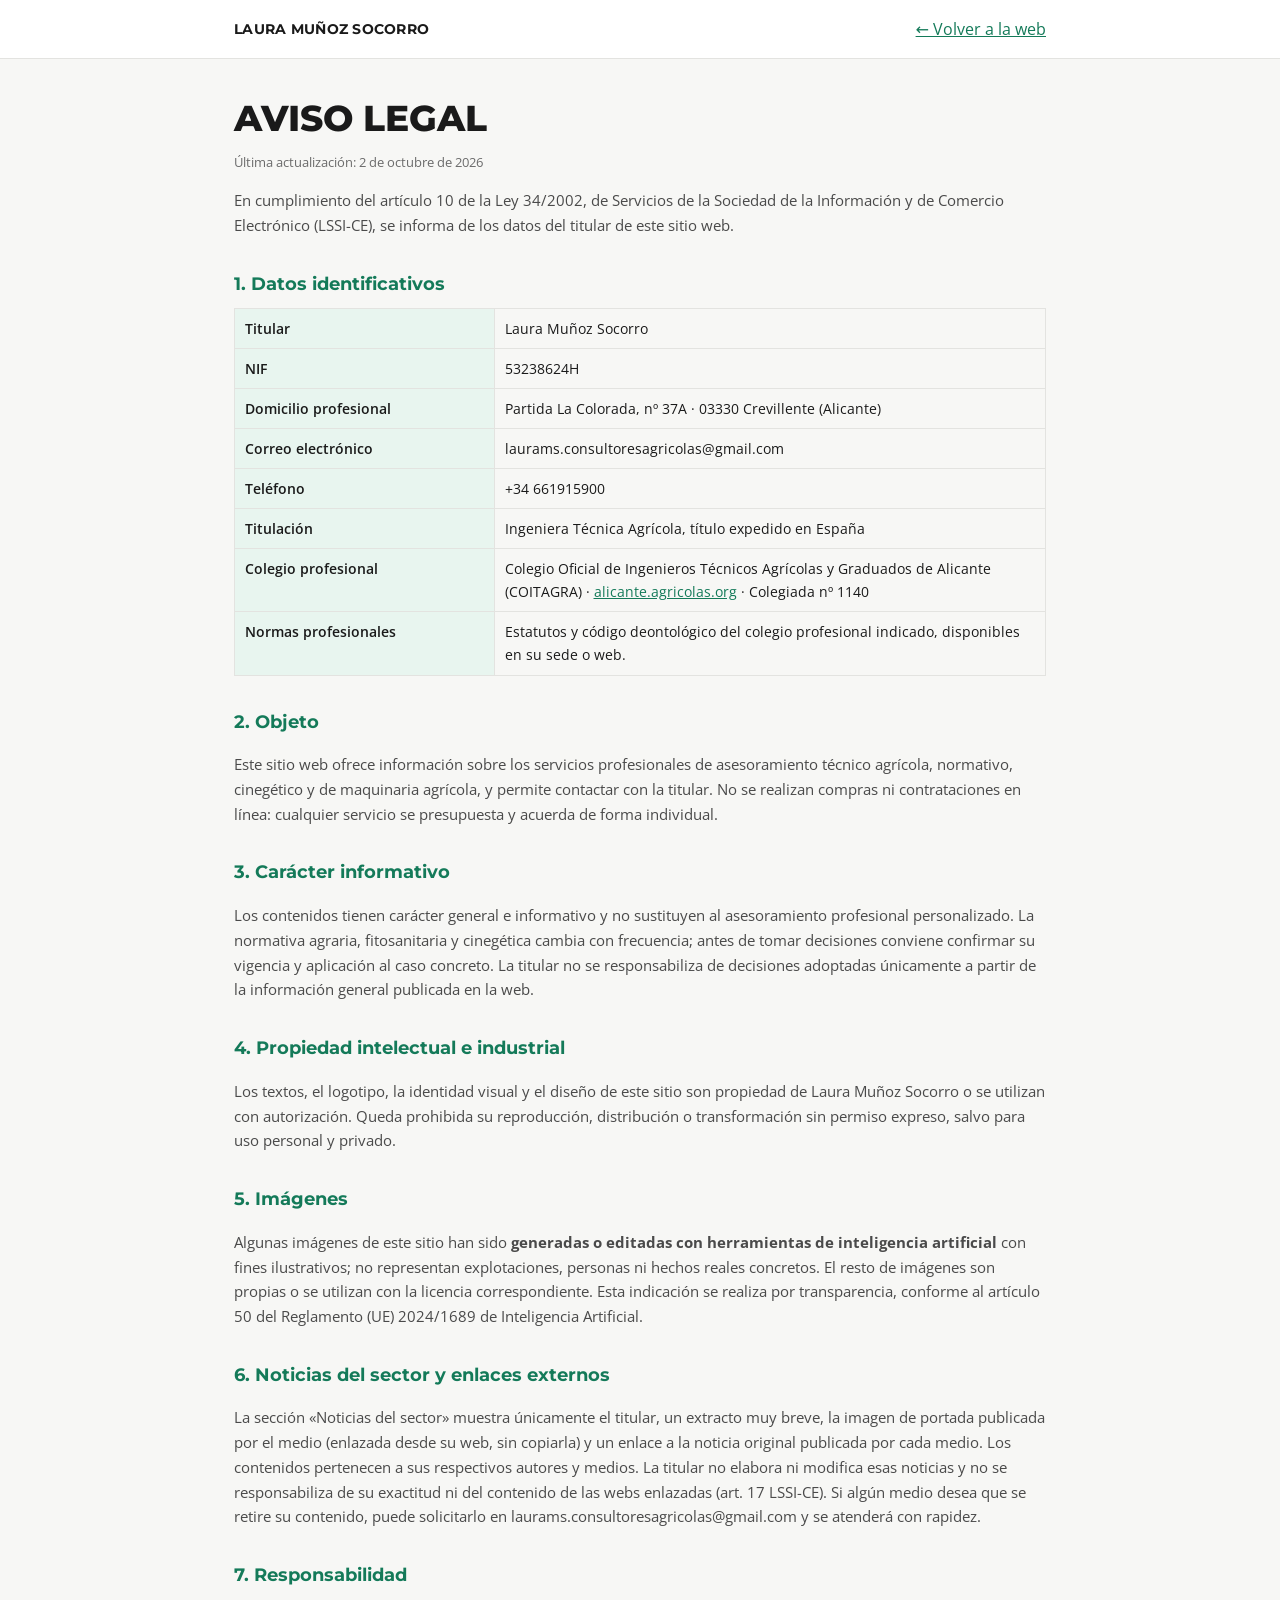
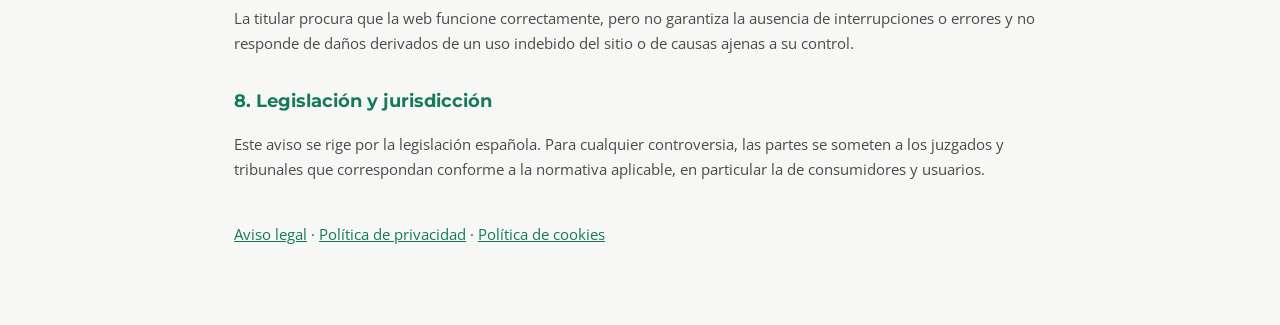
<file: aviso-legal.html>
<!doctype html><html lang="es"><head><meta charset="utf-8"><meta name="viewport" content="width=device-width,initial-scale=1"><title>Aviso legal · Laura Muñoz Socorro</title><style>
:root{--g:#1FA67A;--gd:#147A59;--ink:#1A1A1A;--mut:#4A4A4A;--line:#E3E3E0}
*{box-sizing:border-box}body{margin:0;font-family:'Open Sans',system-ui,sans-serif;color:var(--ink);background:#F7F7F5;line-height:1.65}
a{color:var(--gd)}a:hover{color:var(--g)}
.top{background:#fff;border-bottom:1px solid var(--line)}.top .w{display:flex;justify-content:space-between;align-items:center;gap:16px;padding:16px 24px;max-width:860px;margin:0 auto}
.top b{font-family:Montserrat,system-ui,sans-serif;text-transform:uppercase;font-size:14px;letter-spacing:.02em}
main{max-width:860px;margin:0 auto;padding:40px 24px 64px}
h1{font-family:Montserrat,system-ui,sans-serif;font-weight:800;text-transform:uppercase;font-size:clamp(26px,4vw,36px);line-height:1.1;margin:0 0 6px}
h2{font-family:Montserrat,system-ui,sans-serif;font-weight:700;font-size:18px;margin:32px 0 8px;color:var(--gd)}
p,li{font-size:15px;color:var(--mut)}table{width:100%;border-collapse:collapse;font-size:14px;margin:8px 0}
td,th{border:1px solid var(--line);padding:8px 10px;text-align:left;vertical-align:top}th{background:#E8F5EF;width:32%;font-weight:600;color:var(--ink)}
.upd{font-size:13px;color:#6B6B6B}.ph{background:#FFF4D6;padding:0 4px;border-radius:3px}
td{overflow-wrap:anywhere}
@media (max-width:600px){main{padding:28px 18px 48px}table,tbody,tr,th,td{display:block;width:100%!important}tr{border:1px solid var(--line);border-radius:8px;margin-bottom:10px;overflow:hidden}th,td{border:0}th{border-bottom:1px solid var(--line)}.top .w{padding:14px 18px}}
</style><link rel="stylesheet" href="./css/fuentes.css">
</head><body>
<div class="top"><div class="w"><b>Laura Muñoz Socorro</b><a href="./index.html">← Volver a la web</a></div></div>
<main><h1>Aviso legal</h1><p class="upd">Última actualización: 2 de octubre de 2026</p>
<p>En cumplimiento del artículo 10 de la Ley 34/2002, de Servicios de la Sociedad de la Información y de Comercio Electrónico (LSSI-CE), se informa de los datos del titular de este sitio web.</p>
<h2>1. Datos identificativos</h2><table>
<tr><th>Titular</th><td>Laura Muñoz Socorro</td></tr>
<tr><th>NIF</th><td>53238624H</td></tr>
<tr><th>Domicilio profesional</th><td>Partida La Colorada, nº 37A · 03330 Crevillente (Alicante)</td></tr>
<tr><th>Correo electrónico</th><td>laurams.consultoresagricolas@gmail.com</td></tr>
<tr><th>Teléfono</th><td>+34 661915900</td></tr>
<tr><th>Titulación</th><td>Ingeniera Técnica Agrícola, título expedido en España</td></tr>
<tr><th>Colegio profesional</th><td>Colegio Oficial de Ingenieros Técnicos Agrícolas y Graduados de Alicante (COITAGRA) · <a href="https://alicante.agricolas.org" target="_blank" rel="noopener">alicante.agricolas.org</a> · Colegiada nº 1140</td></tr>
<tr><th>Normas profesionales</th><td>Estatutos y código deontológico del colegio profesional indicado, disponibles en su sede o web.</td></tr>
</table>
<h2>2. Objeto</h2><p>Este sitio web ofrece información sobre los servicios profesionales de asesoramiento técnico agrícola, normativo, cinegético y de maquinaria agrícola, y permite contactar con la titular. No se realizan compras ni contrataciones en línea: cualquier servicio se presupuesta y acuerda de forma individual.</p>
<h2>3. Carácter informativo</h2><p>Los contenidos tienen carácter general e informativo y no sustituyen al asesoramiento profesional personalizado. La normativa agraria, fitosanitaria y cinegética cambia con frecuencia; antes de tomar decisiones conviene confirmar su vigencia y aplicación al caso concreto. La titular no se responsabiliza de decisiones adoptadas únicamente a partir de la información general publicada en la web.</p>
<h2>4. Propiedad intelectual e industrial</h2><p>Los textos, el logotipo, la identidad visual y el diseño de este sitio son propiedad de Laura Muñoz Socorro o se utilizan con autorización. Queda prohibida su reproducción, distribución o transformación sin permiso expreso, salvo para uso personal y privado.</p>
<h2>5. Imágenes</h2><p>Algunas imágenes de este sitio han sido <strong>generadas o editadas con herramientas de inteligencia artificial</strong> con fines ilustrativos; no representan explotaciones, personas ni hechos reales concretos. El resto de imágenes son propias o se utilizan con la licencia correspondiente. Esta indicación se realiza por transparencia, conforme al artículo 50 del Reglamento (UE) 2024/1689 de Inteligencia Artificial.</p>
<h2>6. Noticias del sector y enlaces externos</h2><p>La sección «Noticias del sector» muestra únicamente el titular, un extracto muy breve, la imagen de portada publicada por el medio (enlazada desde su web, sin copiarla) y un enlace a la noticia original publicada por cada medio. Los contenidos pertenecen a sus respectivos autores y medios. La titular no elabora ni modifica esas noticias y no se responsabiliza de su exactitud ni del contenido de las webs enlazadas (art. 17 LSSI-CE). Si algún medio desea que se retire su contenido, puede solicitarlo en laurams.consultoresagricolas@gmail.com y se atenderá con rapidez.</p>
<h2>7. Responsabilidad</h2><p>La titular procura que la web funcione correctamente, pero no garantiza la ausencia de interrupciones o errores y no responde de daños derivados de un uso indebido del sitio o de causas ajenas a su control.</p>
<h2>8. Legislación y jurisdicción</h2><p>Este aviso se rige por la legislación española. Para cualquier controversia, las partes se someten a los juzgados y tribunales que correspondan conforme a la normativa aplicable, en particular la de consumidores y usuarios.</p>
<p style="margin-top:40px"><a href="./aviso-legal.html">Aviso legal</a> · <a href="./privacidad.html">Política de privacidad</a> · <a href="./cookies.html">Política de cookies</a></p></main></body></html>
</file>
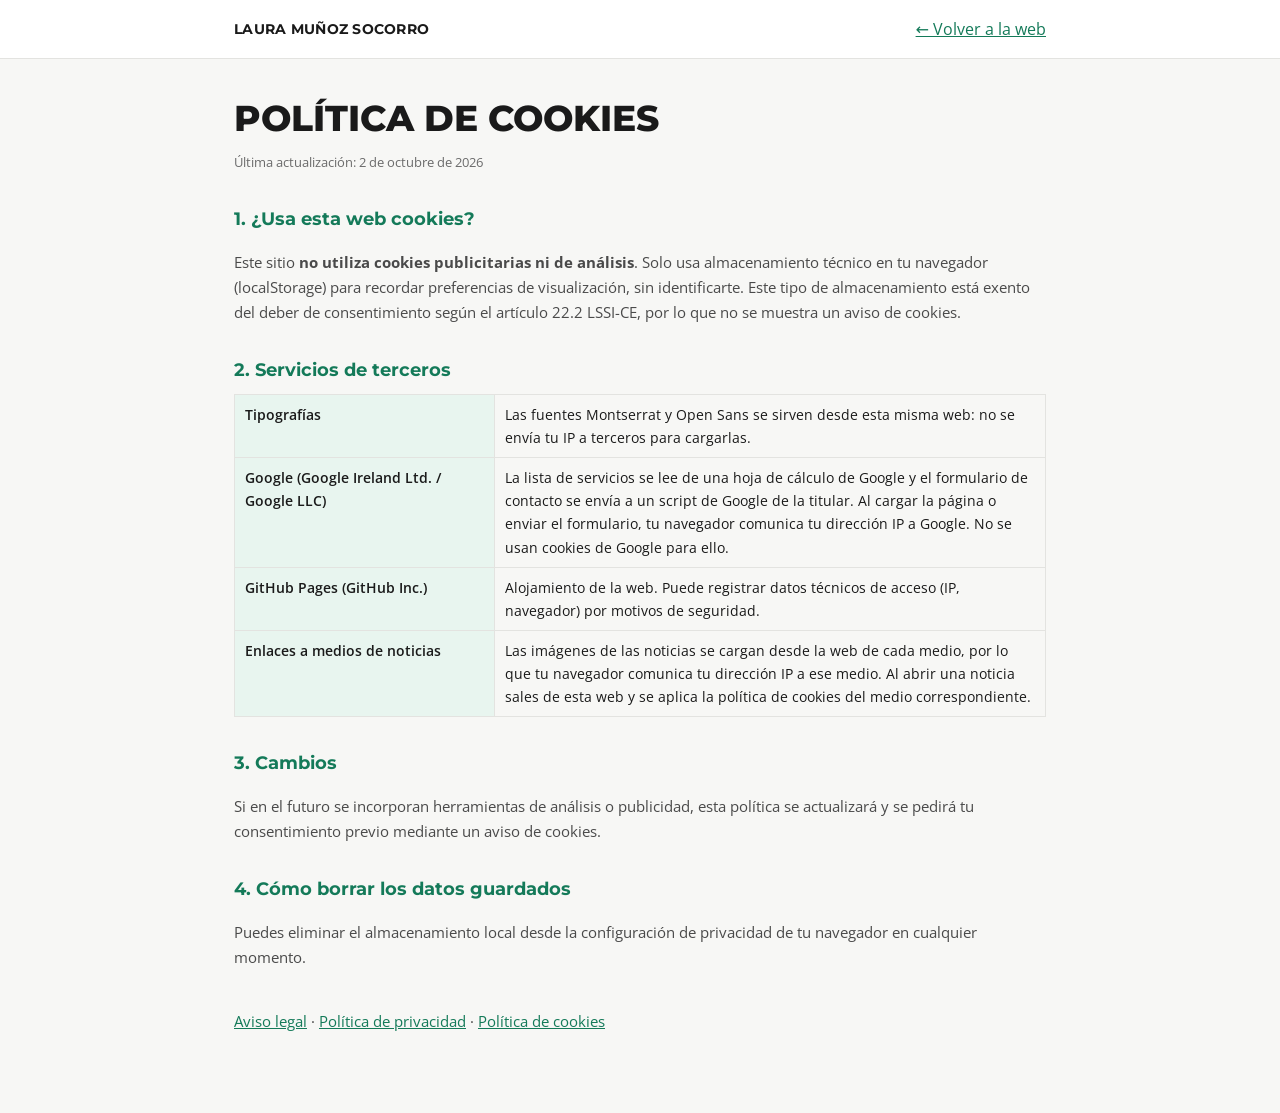
<file: cookies.html>
<!doctype html><html lang="es"><head><meta charset="utf-8"><meta name="viewport" content="width=device-width,initial-scale=1"><title>Política de cookies · Laura Muñoz Socorro</title><style>
:root{--g:#1FA67A;--gd:#147A59;--ink:#1A1A1A;--mut:#4A4A4A;--line:#E3E3E0}
*{box-sizing:border-box}body{margin:0;font-family:'Open Sans',system-ui,sans-serif;color:var(--ink);background:#F7F7F5;line-height:1.65}
a{color:var(--gd)}a:hover{color:var(--g)}
.top{background:#fff;border-bottom:1px solid var(--line)}.top .w{display:flex;justify-content:space-between;align-items:center;gap:16px;padding:16px 24px;max-width:860px;margin:0 auto}
.top b{font-family:Montserrat,system-ui,sans-serif;text-transform:uppercase;font-size:14px;letter-spacing:.02em}
main{max-width:860px;margin:0 auto;padding:40px 24px 64px}
h1{font-family:Montserrat,system-ui,sans-serif;font-weight:800;text-transform:uppercase;font-size:clamp(26px,4vw,36px);line-height:1.1;margin:0 0 6px}
h2{font-family:Montserrat,system-ui,sans-serif;font-weight:700;font-size:18px;margin:32px 0 8px;color:var(--gd)}
p,li{font-size:15px;color:var(--mut)}table{width:100%;border-collapse:collapse;font-size:14px;margin:8px 0}
td,th{border:1px solid var(--line);padding:8px 10px;text-align:left;vertical-align:top}th{background:#E8F5EF;width:32%;font-weight:600;color:var(--ink)}
.upd{font-size:13px;color:#6B6B6B}.ph{background:#FFF4D6;padding:0 4px;border-radius:3px}
td{overflow-wrap:anywhere}
@media (max-width:600px){main{padding:28px 18px 48px}table,tbody,tr,th,td{display:block;width:100%!important}tr{border:1px solid var(--line);border-radius:8px;margin-bottom:10px;overflow:hidden}th,td{border:0}th{border-bottom:1px solid var(--line)}.top .w{padding:14px 18px}}
</style><link rel="stylesheet" href="./css/fuentes.css">
</head><body>
<div class="top"><div class="w"><b>Laura Muñoz Socorro</b><a href="./index.html">← Volver a la web</a></div></div>
<main><h1>Política de cookies</h1><p class="upd">Última actualización: 2 de octubre de 2026</p>
<h2>1. ¿Usa esta web cookies?</h2><p>Este sitio <strong>no utiliza cookies publicitarias ni de análisis</strong>. Solo usa almacenamiento técnico en tu navegador (localStorage) para recordar preferencias de visualización, sin identificarte. Este tipo de almacenamiento está exento del deber de consentimiento según el artículo 22.2 LSSI-CE, por lo que no se muestra un aviso de cookies.</p>
<h2>2. Servicios de terceros</h2><table>
<tr><th>Tipografías</th><td>Las fuentes Montserrat y Open Sans se sirven desde esta misma web: no se envía tu IP a terceros para cargarlas.</td></tr>
<tr><th>Google (Google Ireland Ltd. / Google LLC)</th><td>La lista de servicios se lee de una hoja de cálculo de Google y el formulario de contacto se envía a un script de Google de la titular. Al cargar la página o enviar el formulario, tu navegador comunica tu dirección IP a Google. No se usan cookies de Google para ello.</td></tr>
<tr><th>GitHub Pages (GitHub Inc.)</th><td>Alojamiento de la web. Puede registrar datos técnicos de acceso (IP, navegador) por motivos de seguridad.</td></tr>
<tr><th>Enlaces a medios de noticias</th><td>Las imágenes de las noticias se cargan desde la web de cada medio, por lo que tu navegador comunica tu dirección IP a ese medio. Al abrir una noticia sales de esta web y se aplica la política de cookies del medio correspondiente.</td></tr>
</table>
<h2>3. Cambios</h2><p>Si en el futuro se incorporan herramientas de análisis o publicidad, esta política se actualizará y se pedirá tu consentimiento previo mediante un aviso de cookies.</p>
<h2>4. Cómo borrar los datos guardados</h2><p>Puedes eliminar el almacenamiento local desde la configuración de privacidad de tu navegador en cualquier momento.</p>
<p style="margin-top:40px"><a href="./aviso-legal.html">Aviso legal</a> · <a href="./privacidad.html">Política de privacidad</a> · <a href="./cookies.html">Política de cookies</a></p></main></body></html>
</file>
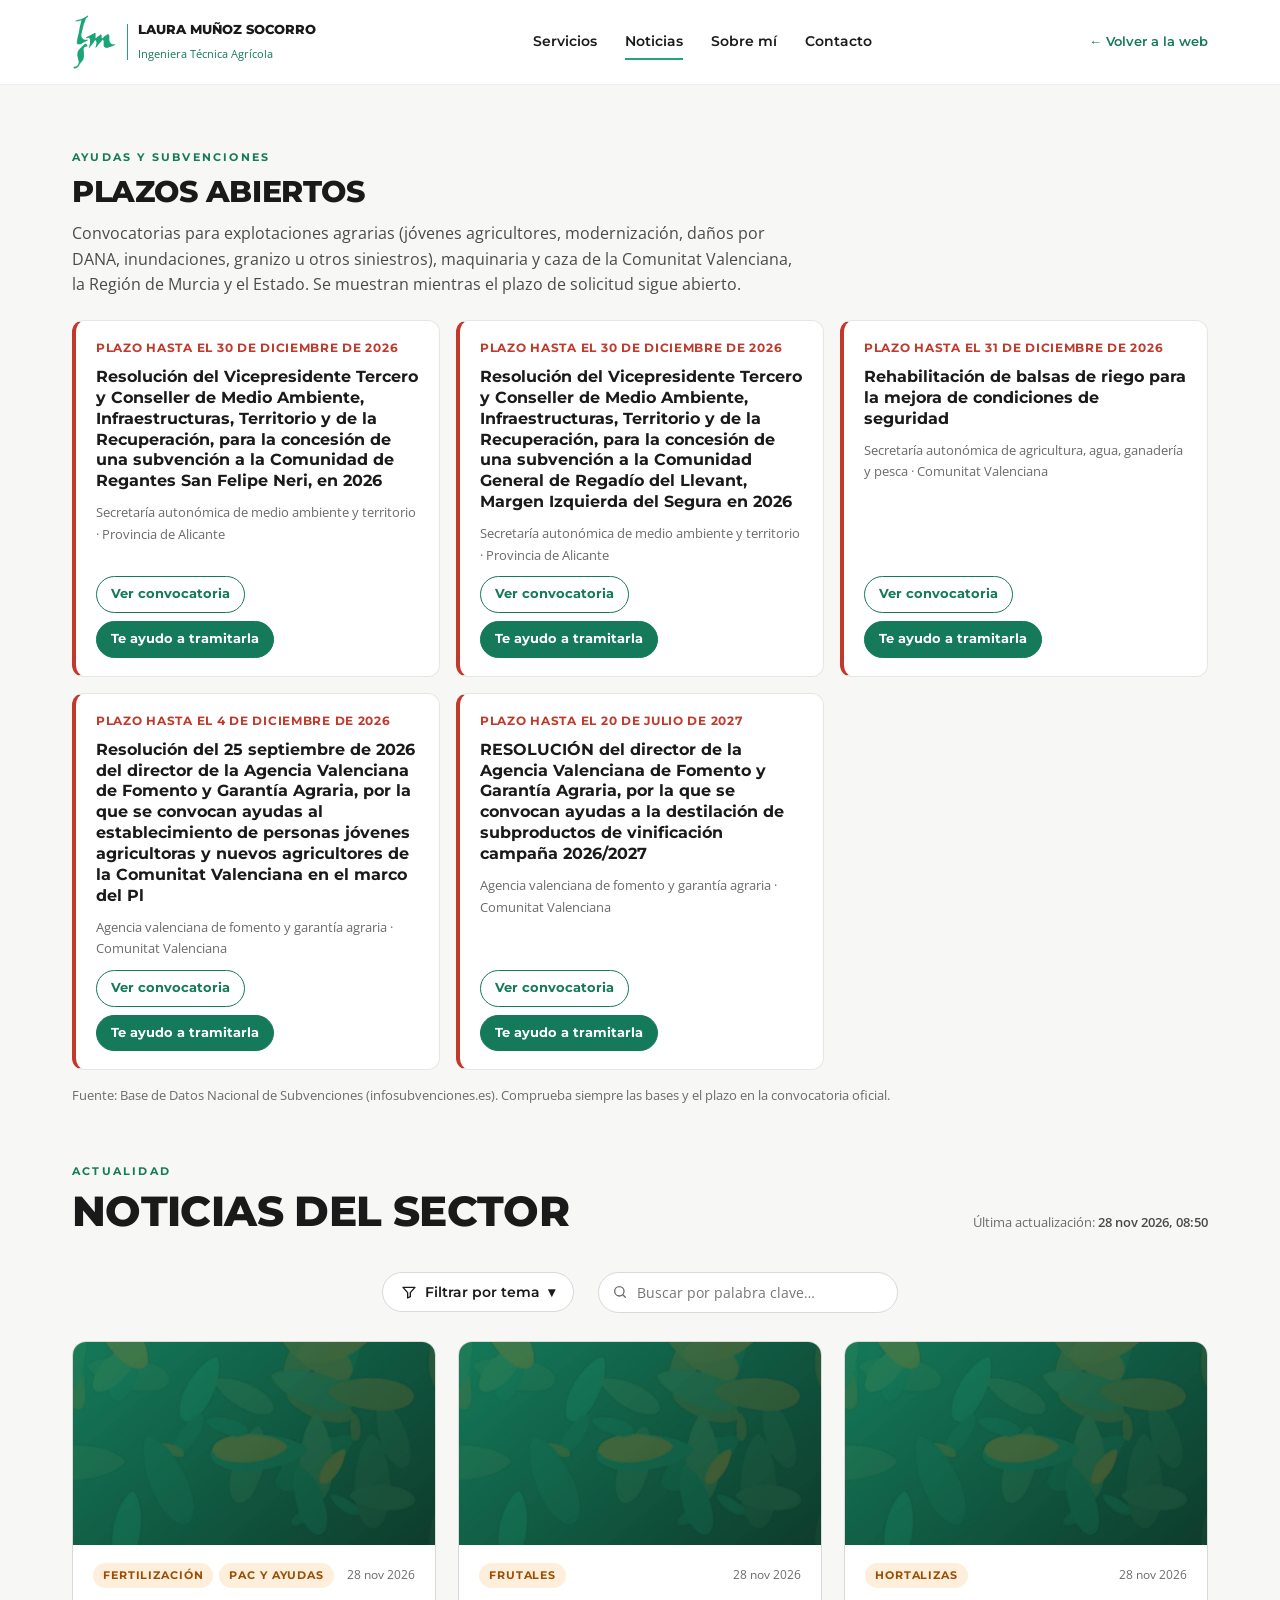
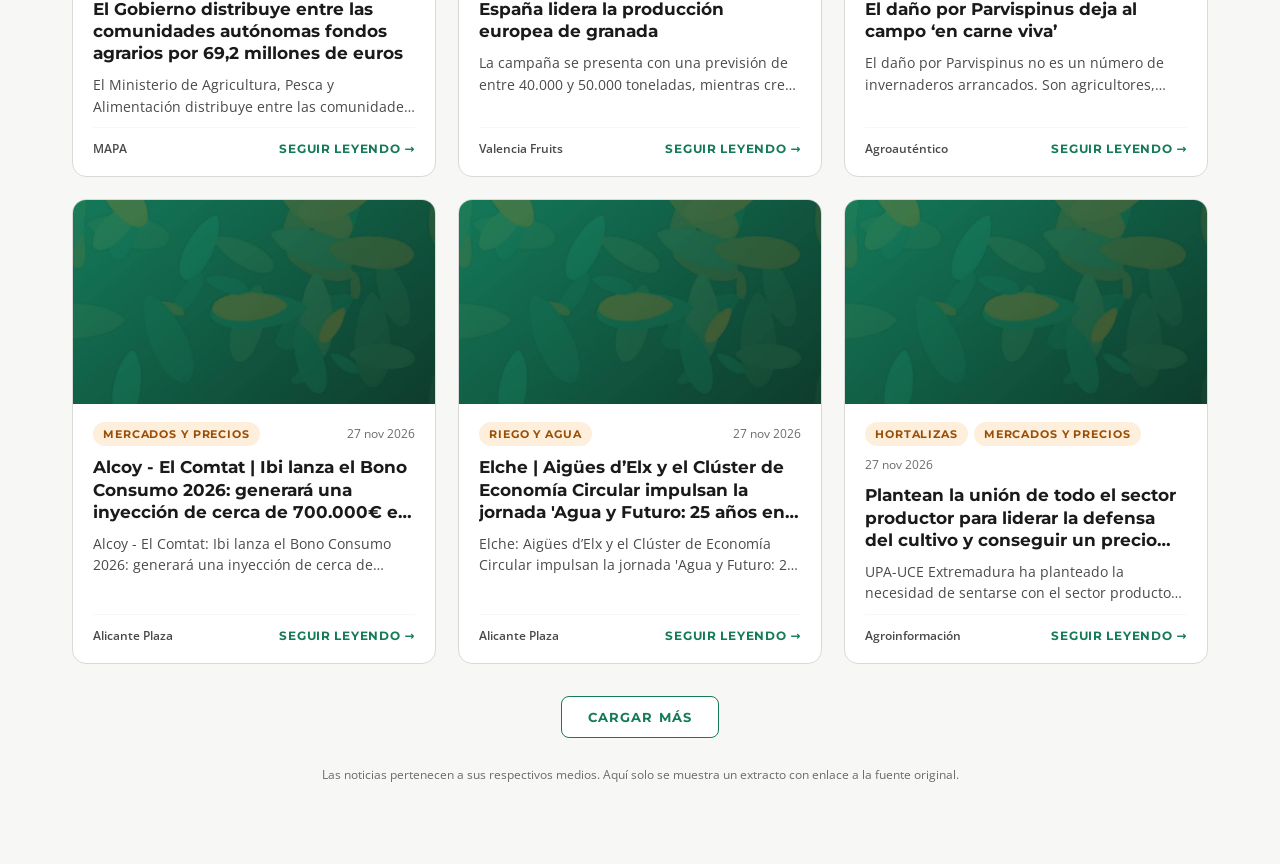
<file: noticias.html>
<!doctype html>
<html lang="es">
<head>
<meta charset="utf-8">
<meta name="viewport" content="width=device-width,initial-scale=1">
<title>Noticias del sector · Laura Muñoz Socorro</title>
<meta name="description" content="Ayudas agrarias con plazo abierto y noticias del sector: cítricos, hortalizas, frutales, PAC, maquinaria, riego y caza en Alicante y Murcia.">
<link rel="icon" type="image/png" href="./img/favicon-32.png">
<link rel="apple-touch-icon" href="./img/favicon-180.png">
<link rel="stylesheet" href="./css/fuentes.css">
<link rel="stylesheet" href="./css/colors_and_type.css">
<link rel="stylesheet" href="./css/noticias.css">
<style>
*{box-sizing:border-box}
body{margin:0;background:#F7F7F5;color:#1A1A1A;font-family:'Open Sans',system-ui,sans-serif}
a{color:#147A59}a:hover{color:#1FA67A}
.wrap{max-width:1200px;margin:0 auto;padding:0 32px}
.top{background:#fff;border-bottom:1px solid #EFEFEF}
.top .wrap{display:flex;justify-content:space-between;align-items:center;gap:16px;padding-top:14px;padding-bottom:14px}
.marca{display:flex;align-items:center;gap:10px;text-decoration:none;color:#1A1A1A}
.marca img{height:56px;width:auto}
.marca .pipe{width:1px;height:36px;background:#1FA67A}
.marca b{display:block;font-family:Montserrat,sans-serif;font-weight:800;font-size:13px;text-transform:uppercase}
.marca span span{font-size:11px;color:#147A59}
.volver{font-family:Montserrat,sans-serif;font-weight:600;font-size:13px;text-decoration:none}
.menu{display:flex;gap:28px;font-family:Montserrat,sans-serif;font-size:14px;font-weight:600}
.menu a{color:#1A1A1A;text-decoration:none;padding:6px 0;border-bottom:2px solid transparent;white-space:nowrap}
.menu a:hover,.menu a[aria-current]{border-bottom-color:#1FA67A}
@media (max-width:900px){.menu{gap:16px;font-size:13px}.volver{display:none}}
@media (max-width:640px){.top .wrap{flex-wrap:wrap}.menu{width:100%;justify-content:space-between}}
main{padding:64px 0 80px}
.eyebrow{font-family:Montserrat,sans-serif;font-size:11px;letter-spacing:.2em;text-transform:uppercase;color:#147A59;font-weight:700}
.h2{font-family:Montserrat,sans-serif;font-weight:800;font-size:clamp(28px,3.4vw,42px);text-transform:uppercase;line-height:1.05;margin:10px 0 14px}
@media (max-width:640px){.wrap{padding:0 18px}.marca span{display:none}}
.nt-tools{justify-content:center!important}
.nt-ftog{display:inline-flex;align-items:center;gap:8px;font-family:Montserrat,sans-serif;font-weight:600;font-size:14px;padding:10px 18px;border:1px solid #D9D9D9;border-radius:999px;background:#fff;color:#1A1A1A;cursor:pointer;transition:border-color .2s}
.nt-ftog:hover,.nt-ftog[aria-expanded="true"]{border-color:#1FA67A;color:#147A59}
.nt-ftog.activo{background:#147A59;border-color:#147A59;color:#fff}
.nt-fcar{transition:transform .2s}.nt-ftog[aria-expanded="true"] .nt-fcar{transform:rotate(180deg)}
.nt-fpanel{margin:-12px 0 26px}
.nt-fpanel .nt-filtros{display:flex!important;flex-wrap:wrap!important;justify-content:center;gap:8px;overflow:visible!important;width:auto!important;margin:0!important;padding:0!important}
.to-top{position:fixed;right:22px;bottom:22px;width:48px;height:48px;border-radius:50%;border:0;background:#1FA67A;color:#fff;display:grid;place-items:center;box-shadow:0 8px 22px rgba(0,0,0,.18);cursor:pointer;opacity:0;pointer-events:none;transform:translateY(10px);transition:opacity .25s,transform .25s,background .2s;z-index:50}
.to-top.vis{opacity:1;pointer-events:auto;transform:none}.to-top:hover{background:#147A59}
@media (max-width:640px){.nt-ftog{flex:1 1 100%;justify-content:center}.to-top{right:14px;bottom:14px;width:44px;height:44px}}
.plazos{padding:0 0 56px}
.pl-sub{max-width:720px;color:#4A4A4A;line-height:1.6;margin:0 0 22px}
.pl-grid{display:grid;grid-template-columns:repeat(auto-fill,minmax(300px,1fr));gap:16px}
.pl-card{background:#fff;border:1px solid #E6E6E6;border-left:4px solid #C0392B;border-radius:12px;padding:18px 20px;display:flex;flex-direction:column;gap:10px}
.pl-fin{font-family:Montserrat,sans-serif;font-size:12px;font-weight:700;text-transform:uppercase;letter-spacing:.06em;color:#C0392B}
.pl-card h3{margin:0;font-family:Montserrat,sans-serif;font-size:15.5px;line-height:1.35}
.pl-org{margin:0;font-size:13px;color:#6B6B6B}
.pl-acc{margin-top:auto;display:flex;flex-wrap:wrap;gap:8px}
.pl-acc a{font-family:Montserrat,sans-serif;font-size:12.5px;font-weight:700;text-decoration:none;padding:8px 14px;border-radius:999px;border:1px solid #147A59;color:#147A59}
.pl-acc a.cta{background:#147A59;color:#fff}
.pl-acc a:hover{background:#1FA67A;border-color:#1FA67A;color:#fff}
.pl-nota{font-size:12.5px;color:#6B6B6B;margin:16px 0 0}
</style>
</head>
<body>
<header class="top"><div class="wrap">
  <a class="marca" href="./index.html"><img src="./img/logo-isotipo-recorte.png" alt="Laura Muñoz Socorro"><i class="pipe"></i><span><b>Laura Muñoz Socorro</b><span>Ingeniera Técnica Agrícola</span></span></a>
  <nav class="menu" aria-label="Menú principal"><a href="./index.html#servicios">Servicios</a><a href="./noticias.html" aria-current="page">Noticias</a><a href="./index.html#sobre">Sobre mí</a><a href="./index.html#contacto">Contacto</a></nav>
  <a class="volver" href="./index.html">← Volver a la web</a>
</div></header>

<main>
<section class="plazos" id="plazos" aria-labelledby="plazos-titulo" hidden><div class="wrap">
  <div class="eyebrow">Ayudas y subvenciones</div><h2 class="h2" id="plazos-titulo" style="font-size:clamp(22px,2.6vw,30px)">Plazos abiertos</h2>
  <p class="pl-sub">Convocatorias para explotaciones agrarias (jóvenes agricultores, modernización, daños por DANA, inundaciones, granizo u otros siniestros), maquinaria y caza de la Comunitat Valenciana, la Región de Murcia y el Estado. Se muestran mientras el plazo de solicitud sigue abierto.</p>
  <div class="pl-grid" id="pl-grid"></div>
  <p class="pl-nota">Fuente: Base de Datos Nacional de Subvenciones (infosubvenciones.es). Comprueba siempre las bases y el plazo en la convocatoria oficial.</p>
</div></section>
<section class="noticias" id="noticias" aria-labelledby="noticias-titulo" data-json="./data/noticias.json" data-img-default="./img/noticia-default.jpg"><div class="wrap">
  <div class="nt-top"><div><div class="eyebrow">Actualidad</div><h1 class="h2" id="noticias-titulo">Noticias del sector</h1></div><p class="nt-upd" id="nt-upd" aria-live="polite">Última actualización: —</p></div>
  <div class="nt-tools"><button type="button" class="nt-ftog" id="nt-ftog" aria-expanded="false" aria-controls="nt-fpanel"><svg width="16" height="16" viewBox="0 0 24 24" fill="none" stroke="currentColor" stroke-width="2" stroke-linecap="round" stroke-linejoin="round" aria-hidden="true"><path d="M3 5h18l-7 8v6l-4 2v-8z"/></svg><span id="nt-flbl">Filtrar por tema</span><span class="nt-fcar" aria-hidden="true">▾</span></button><label class="nt-buscar"><span class="sr">Buscar en las noticias</span><svg width="16" height="16" viewBox="0 0 24 24" fill="none" stroke="currentColor" stroke-width="2" stroke-linecap="round" aria-hidden="true"><circle cx="11" cy="11" r="7"></circle><path d="m20 20-3.5-3.5"></path></svg><input type="search" id="nt-q" placeholder="Buscar por palabra clave…" autocomplete="off"></label></div>
  <div class="nt-fpanel" id="nt-fpanel" hidden><div class="nt-filtros" id="nt-filtros" role="group" aria-label="Filtrar noticias por categoría"></div></div>
  <p class="nt-estado" id="nt-estado" role="status" hidden></p>
  <div class="nt-grid" id="nt-grid"></div>
  <div class="nt-mas-wrap"><button type="button" class="nt-mas" id="nt-mas" hidden>Cargar más</button></div>
  <p class="nt-aviso">Las noticias pertenecen a sus respectivos medios. Aquí solo se muestra un extracto con enlace a la fuente original.</p>
</div></section>
</main>

<button class="to-top" id="to-top" type="button" aria-label="Volver arriba"><svg width="20" height="20" viewBox="0 0 24 24" fill="none" stroke="currentColor" stroke-width="2.4" stroke-linecap="round" stroke-linejoin="round" aria-hidden="true"><path d="m18 15-6-6-6 6"/></svg></button>
<script src="./js/noticias.js" defer></script>
<script>
/* Ayudas con plazo abierto (data/plazos.json) */
(function(){
  var sec=document.getElementById('plazos'),grid=document.getElementById('pl-grid');if(!sec)return;
  var fmt=new Intl.DateTimeFormat('es-ES',{day:'numeric',month:'long',year:'numeric',timeZone:'Europe/Madrid'});
  function el(t,c,x){var e=document.createElement(t);if(c)e.className=c;if(x!=null)e.textContent=x;return e;}
  function segura(u){try{var x=new URL(u,location.href);return /^https?:$/.test(x.protocol)?x.href:null;}catch(e){return null;}}
  fetch('./data/plazos.json',{cache:'no-cache'}).then(function(r){return r.ok?r.json():{plazos:[]};}).then(function(d){
    var hoy=new Date().toISOString().slice(0,10);
    var l=(d.plazos||[]).filter(function(p){return !p.fecha_fin||p.fecha_fin>=hoy;});
    if(!l.length)return;
    l.forEach(function(p){
      var c=el('article','pl-card');
      c.appendChild(el('div','pl-fin',p.fecha_fin?'Plazo hasta el '+fmt.format(new Date(p.fecha_fin+'T12:00:00Z')):(p.texto_fin?'Plazo: '+p.texto_fin:'Plazo abierto')));
      c.appendChild(el('h3',null,p.titulo));
      c.appendChild(el('p','pl-org',[p.organismo,p.ambito].filter(Boolean).join(' · ')));
      var a=el('div','pl-acc'),u=segura(p.url);
      if(u){var v=el('a',null,'Ver convocatoria');v.href=u;v.target='_blank';v.rel='noopener noreferrer';a.appendChild(v);}
      var dn=(p.categorias||[]).indexOf('Daños y siniestros')>-1;var k=el('a','cta',dn?'Te preparo el informe de daños':'Te ayudo a tramitarla');k.href='./index.html#contacto';a.appendChild(k);
      c.appendChild(a);grid.appendChild(c);
    });
    sec.hidden=false;
  }).catch(function(){});
})();
</script>
<script>
(function(){
  var tog=document.getElementById('nt-ftog'),pan=document.getElementById('nt-fpanel'),lbl=document.getElementById('nt-flbl'),fil=document.getElementById('nt-filtros');
  tog.addEventListener('click',function(){var o=pan.hidden;pan.hidden=!o;tog.setAttribute('aria-expanded',o);});
  fil.addEventListener('click',function(e){var b=e.target.closest('button');if(!b)return;var t=b.textContent.trim();
    setTimeout(function(){pan.hidden=true;tog.setAttribute('aria-expanded','false');lbl.textContent=(t==='Todas')?'Filtrar por tema':'Tema: '+t;tog.classList.toggle('activo',t!=='Todas');},120);});
  var up=document.getElementById('to-top');
  addEventListener('scroll',function(){up.classList.toggle('vis',scrollY>600);},{passive:true});
  up.addEventListener('click',function(){scrollTo({top:0,behavior:matchMedia('(prefers-reduced-motion: reduce)').matches?'auto':'smooth'});});
})();
</script>
</body>
</html>
</file>
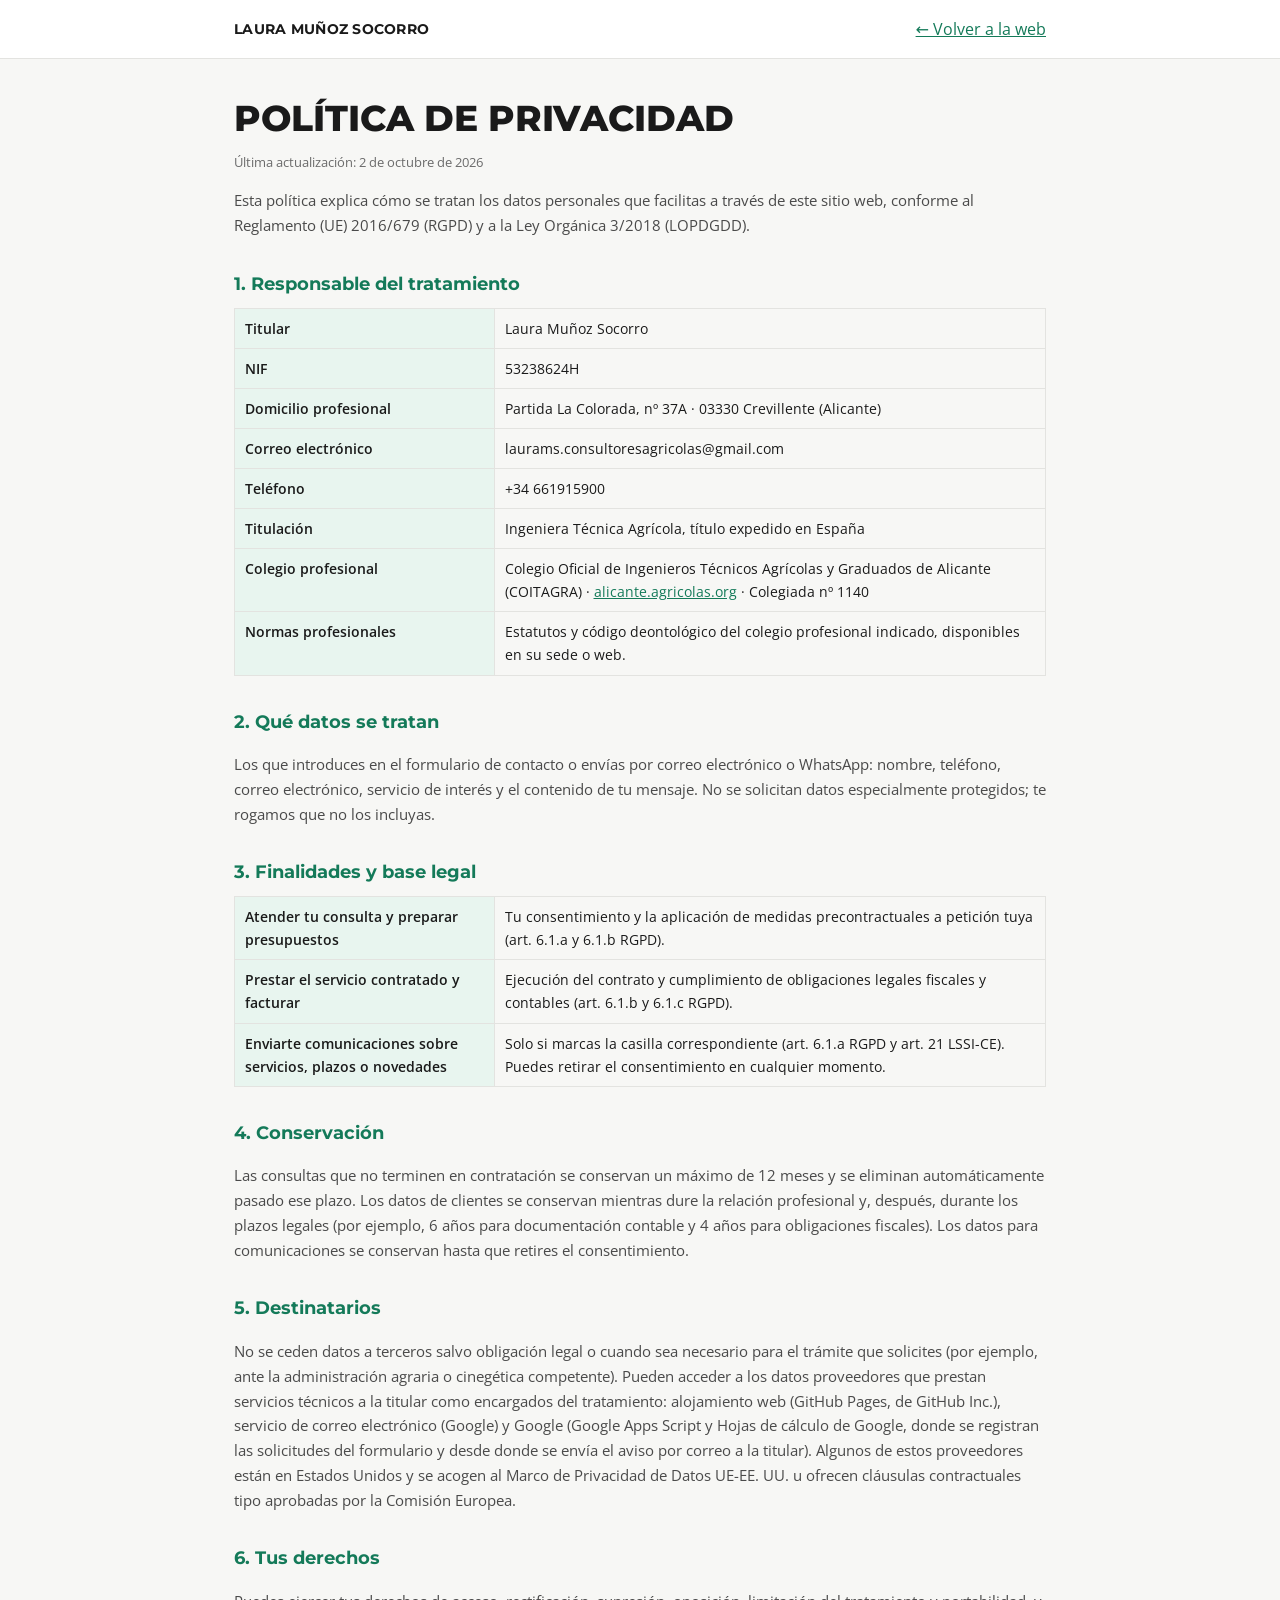
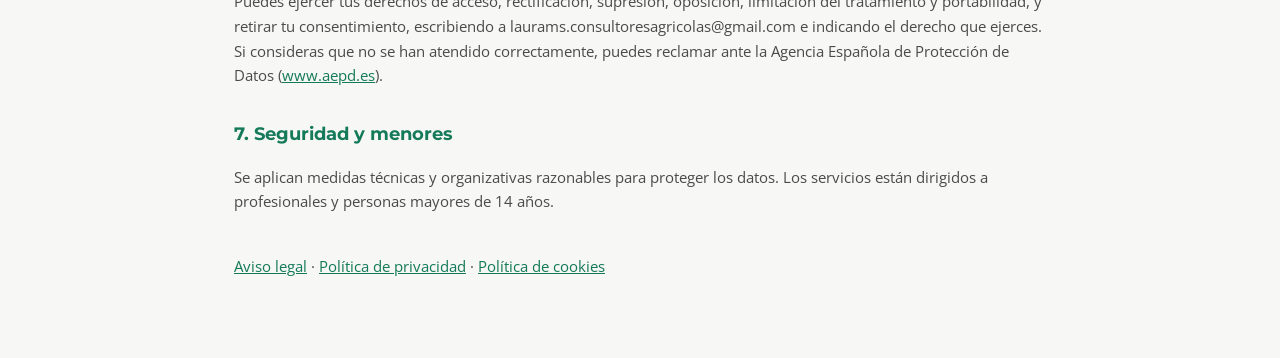
<file: privacidad.html>
<!doctype html><html lang="es"><head><meta charset="utf-8"><meta name="viewport" content="width=device-width,initial-scale=1"><title>Política de privacidad · Laura Muñoz Socorro</title><style>
:root{--g:#1FA67A;--gd:#147A59;--ink:#1A1A1A;--mut:#4A4A4A;--line:#E3E3E0}
*{box-sizing:border-box}body{margin:0;font-family:'Open Sans',system-ui,sans-serif;color:var(--ink);background:#F7F7F5;line-height:1.65}
a{color:var(--gd)}a:hover{color:var(--g)}
.top{background:#fff;border-bottom:1px solid var(--line)}.top .w{display:flex;justify-content:space-between;align-items:center;gap:16px;padding:16px 24px;max-width:860px;margin:0 auto}
.top b{font-family:Montserrat,system-ui,sans-serif;text-transform:uppercase;font-size:14px;letter-spacing:.02em}
main{max-width:860px;margin:0 auto;padding:40px 24px 64px}
h1{font-family:Montserrat,system-ui,sans-serif;font-weight:800;text-transform:uppercase;font-size:clamp(26px,4vw,36px);line-height:1.1;margin:0 0 6px}
h2{font-family:Montserrat,system-ui,sans-serif;font-weight:700;font-size:18px;margin:32px 0 8px;color:var(--gd)}
p,li{font-size:15px;color:var(--mut)}table{width:100%;border-collapse:collapse;font-size:14px;margin:8px 0}
td,th{border:1px solid var(--line);padding:8px 10px;text-align:left;vertical-align:top}th{background:#E8F5EF;width:32%;font-weight:600;color:var(--ink)}
.upd{font-size:13px;color:#6B6B6B}.ph{background:#FFF4D6;padding:0 4px;border-radius:3px}
td{overflow-wrap:anywhere}
@media (max-width:600px){main{padding:28px 18px 48px}table,tbody,tr,th,td{display:block;width:100%!important}tr{border:1px solid var(--line);border-radius:8px;margin-bottom:10px;overflow:hidden}th,td{border:0}th{border-bottom:1px solid var(--line)}.top .w{padding:14px 18px}}
</style><link rel="stylesheet" href="./css/fuentes.css">
</head><body>
<div class="top"><div class="w"><b>Laura Muñoz Socorro</b><a href="./index.html">← Volver a la web</a></div></div>
<main><h1>Política de privacidad</h1><p class="upd">Última actualización: 2 de octubre de 2026</p>
<p>Esta política explica cómo se tratan los datos personales que facilitas a través de este sitio web, conforme al Reglamento (UE) 2016/679 (RGPD) y a la Ley Orgánica 3/2018 (LOPDGDD).</p>
<h2>1. Responsable del tratamiento</h2><table>
<tr><th>Titular</th><td>Laura Muñoz Socorro</td></tr>
<tr><th>NIF</th><td>53238624H</td></tr>
<tr><th>Domicilio profesional</th><td>Partida La Colorada, nº 37A · 03330 Crevillente (Alicante)</td></tr>
<tr><th>Correo electrónico</th><td>laurams.consultoresagricolas@gmail.com</td></tr>
<tr><th>Teléfono</th><td>+34 661915900</td></tr>
<tr><th>Titulación</th><td>Ingeniera Técnica Agrícola, título expedido en España</td></tr>
<tr><th>Colegio profesional</th><td>Colegio Oficial de Ingenieros Técnicos Agrícolas y Graduados de Alicante (COITAGRA) · <a href="https://alicante.agricolas.org" target="_blank" rel="noopener">alicante.agricolas.org</a> · Colegiada nº 1140</td></tr>
<tr><th>Normas profesionales</th><td>Estatutos y código deontológico del colegio profesional indicado, disponibles en su sede o web.</td></tr>
</table>
<h2>2. Qué datos se tratan</h2><p>Los que introduces en el formulario de contacto o envías por correo electrónico o WhatsApp: nombre, teléfono, correo electrónico, servicio de interés y el contenido de tu mensaje. No se solicitan datos especialmente protegidos; te rogamos que no los incluyas.</p>
<h2>3. Finalidades y base legal</h2><table>
<tr><th>Atender tu consulta y preparar presupuestos</th><td>Tu consentimiento y la aplicación de medidas precontractuales a petición tuya (art. 6.1.a y 6.1.b RGPD).</td></tr>
<tr><th>Prestar el servicio contratado y facturar</th><td>Ejecución del contrato y cumplimiento de obligaciones legales fiscales y contables (art. 6.1.b y 6.1.c RGPD).</td></tr>
<tr><th>Enviarte comunicaciones sobre servicios, plazos o novedades</th><td>Solo si marcas la casilla correspondiente (art. 6.1.a RGPD y art. 21 LSSI-CE). Puedes retirar el consentimiento en cualquier momento.</td></tr>
</table>
<h2>4. Conservación</h2><p>Las consultas que no terminen en contratación se conservan un máximo de 12 meses y se eliminan automáticamente pasado ese plazo. Los datos de clientes se conservan mientras dure la relación profesional y, después, durante los plazos legales (por ejemplo, 6 años para documentación contable y 4 años para obligaciones fiscales). Los datos para comunicaciones se conservan hasta que retires el consentimiento.</p>
<h2>5. Destinatarios</h2><p>No se ceden datos a terceros salvo obligación legal o cuando sea necesario para el trámite que solicites (por ejemplo, ante la administración agraria o cinegética competente). Pueden acceder a los datos proveedores que prestan servicios técnicos a la titular como encargados del tratamiento: alojamiento web (GitHub Pages, de GitHub Inc.), servicio de correo electrónico (Google) y Google (Google Apps Script y Hojas de cálculo de Google, donde se registran las solicitudes del formulario y desde donde se envía el aviso por correo a la titular). Algunos de estos proveedores están en Estados Unidos y se acogen al Marco de Privacidad de Datos UE-EE. UU. u ofrecen cláusulas contractuales tipo aprobadas por la Comisión Europea.</p>
<h2>6. Tus derechos</h2><p>Puedes ejercer tus derechos de acceso, rectificación, supresión, oposición, limitación del tratamiento y portabilidad, y retirar tu consentimiento, escribiendo a laurams.consultoresagricolas@gmail.com e indicando el derecho que ejerces. Si consideras que no se han atendido correctamente, puedes reclamar ante la Agencia Española de Protección de Datos (<a href="https://www.aepd.es" target="_blank" rel="noopener noreferrer">www.aepd.es</a>).</p>
<h2>7. Seguridad y menores</h2><p>Se aplican medidas técnicas y organizativas razonables para proteger los datos. Los servicios están dirigidos a profesionales y personas mayores de 14 años.</p>
<p style="margin-top:40px"><a href="./aviso-legal.html">Aviso legal</a> · <a href="./privacidad.html">Política de privacidad</a> · <a href="./cookies.html">Política de cookies</a></p></main></body></html>
</file>
<file: css/fuentes.css>
/* Tipografías alojadas en la propia web (sin enviar la IP de los visitantes a Google) */
@font-face{font-family:'Montserrat';font-style:normal;font-weight:500;font-display:swap;src:url('../fonts/montserrat-latin-500-normal.woff2') format('woff2')}
@font-face{font-family:'Montserrat';font-style:normal;font-weight:600;font-display:swap;src:url('../fonts/montserrat-latin-600-normal.woff2') format('woff2')}
@font-face{font-family:'Montserrat';font-style:normal;font-weight:700;font-display:swap;src:url('../fonts/montserrat-latin-700-normal.woff2') format('woff2')}
@font-face{font-family:'Montserrat';font-style:normal;font-weight:800;font-display:swap;src:url('../fonts/montserrat-latin-800-normal.woff2') format('woff2')}
@font-face{font-family:'Open Sans';font-style:normal;font-weight:400;font-display:swap;src:url('../fonts/open-sans-latin-400-normal.woff2') format('woff2')}
@font-face{font-family:'Open Sans';font-style:normal;font-weight:600;font-display:swap;src:url('../fonts/open-sans-latin-600-normal.woff2') format('woff2')}
@font-face{font-family:'Open Sans';font-style:normal;font-weight:700;font-display:swap;src:url('../fonts/open-sans-latin-700-normal.woff2') format('woff2')}
</file>
<file: css/colors_and_type.css>
/* ============================================================
   Laura Muñoz Socorro — Brand foundations
   Ingeniera Técnica Agrícola · Hortofrutícola y Jardinería
   ============================================================ */

/* --- Web fonts ---------------------------------------------- */
@import url('./fuentes.css');

:root {
  /* ============================================================
     COLORS — taken directly from the brand identity sheet
     ============================================================ */

  /* Brand greens */
  --lm-green:        #1FA67A;   /* Verde principal (primary) */
  --lm-green-dark:   #147A59;   /* Verde oscuro (deep / hover) */
  --lm-green-darker: #0E5A41;   /* For text on light backgrounds */
  --lm-green-tint:   #E8F5EF;   /* Soft tint for surfaces, backgrounds */
  --lm-green-soft:   #D2EBE0;   /* Slightly stronger tint */

  /* Neutrals */
  --lm-black:        #1A1A1A;   /* Negro — primary text */
  --lm-gray-900:     #2B2B2B;
  --lm-gray-700:     #4A4A4A;
  --lm-gray-500:     #6B6B6B;   /* Gris (muted text) */
  --lm-gray-300:     #B8B8B8;
  --lm-gray-200:     #D9D9D9;
  --lm-gray-100:     #EFEFEF;
  --lm-gray-50:      #F7F7F5;   /* Off-white surface */
  --lm-white:        #FFFFFF;

  /* Earth accents (used sparingly — print, illustrations, photo overlays) */
  --lm-earth:        #C9A87C;   /* Trigo dorado — warm accent */
  --lm-earth-dark:   #8C6F47;
  --lm-leaf:         #6B9A5B;   /* Verde sembrado — secondary natural green */

  /* Semantic */
  --lm-success:      var(--lm-green);
  --lm-warning:      #D69A2D;
  --lm-danger:       #C0463E;
  --lm-info:         #2E7CB8;

  /* Foreground / background tokens */
  --fg-1:            var(--lm-black);
  --fg-2:            var(--lm-gray-700);
  --fg-3:            var(--lm-gray-500);
  --fg-on-green:     var(--lm-white);
  --fg-brand:        var(--lm-green);
  --fg-brand-strong: var(--lm-green-dark);

  --bg-1:            var(--lm-white);
  --bg-2:            var(--lm-gray-50);
  --bg-3:            var(--lm-gray-100);
  --bg-brand:        var(--lm-green);
  --bg-brand-soft:   var(--lm-green-tint);

  --line-1:          var(--lm-gray-200);
  --line-2:          var(--lm-gray-100);
  --line-brand:      var(--lm-green);

  /* ============================================================
     TYPOGRAPHY
     ============================================================ */
  --font-display: 'Montserrat', system-ui, -apple-system, sans-serif;
  --font-body:    'Open Sans', system-ui, -apple-system, sans-serif;
  --font-mono:    ui-monospace, 'SF Mono', Menlo, monospace;

  /* Type scale — print + screen friendly */
  --t-display:    clamp(2.75rem, 5vw, 4rem);     /* @kind font */ /* 44–64px */
  --t-h1:         clamp(2rem, 3.5vw, 2.75rem);   /* @kind font */ /* 32–44px */
  --t-h2:         clamp(1.5rem, 2.5vw, 2rem);    /* @kind font */ /* 24–32px */
  --t-h3:         1.25rem;                       /* 20px */
  --t-h4:         1.0625rem;                     /* 17px */
  --t-body:       1rem;                          /* 16px */
  --t-small:      0.875rem;                      /* 14px */
  --t-micro:      0.75rem;                       /* 12px */
  --t-eyebrow:    0.6875rem;                     /* 11px UPPERCASE */

  --lh-tight:     1.1; /* @kind font */
  --lh-snug:      1.25; /* @kind font */
  --lh-normal:    1.5; /* @kind font */
  --lh-relaxed:   1.65; /* @kind font */

  --ls-tight:     -0.015em;
  --ls-normal:    0; /* @kind font */
  --ls-wide:      0.04em;
  --ls-eyebrow:   0.14em;

  /* ============================================================
     SPACING / RADIUS / SHADOW
     ============================================================ */
  --s-1:  4px;
  --s-2:  8px;
  --s-3:  12px;
  --s-4:  16px;
  --s-5:  24px;
  --s-6:  32px;
  --s-7:  48px;
  --s-8:  64px;
  --s-9:  96px;

  --r-sm:   4px;
  --r-md:   8px;
  --r-lg:   14px;
  --r-xl:   20px;
  --r-pill: 999px;

  --shadow-1: 0 1px 2px rgba(20, 122, 89, 0.06), 0 1px 1px rgba(0,0,0,0.04);
  --shadow-2: 0 4px 12px rgba(20, 122, 89, 0.08), 0 2px 4px rgba(0,0,0,0.04);
  --shadow-3: 0 12px 32px rgba(20, 122, 89, 0.12), 0 4px 8px rgba(0,0,0,0.06);
  --shadow-card: 0 2px 8px rgba(20, 122, 89, 0.08);

  --ring-brand: 0 0 0 3px rgba(31, 166, 122, 0.25);
}

/* ============================================================
   SEMANTIC ELEMENTS — drop-in defaults
   ============================================================ */
body {
  font-family: var(--font-body);
  font-size: var(--t-body);
  line-height: var(--lh-normal);
  color: var(--fg-1);
  background: var(--bg-1);
  -webkit-font-smoothing: antialiased;
  text-rendering: optimizeLegibility;
}

h1, h2, h3, h4, h5, h6 {
  font-family: var(--font-display);
  font-weight: 700;
  color: var(--fg-1);
  letter-spacing: var(--ls-tight);
  line-height: var(--lh-tight);
  margin: 0;
  text-transform: uppercase; /* Brand uses UPPERCASE for headings */
}

h1 { font-size: var(--t-h1); }
h2 { font-size: var(--t-h2); }
h3 { font-size: var(--t-h3); text-transform: none; letter-spacing: 0; }
h4 { font-size: var(--t-h4); text-transform: none; letter-spacing: 0; font-weight: 600; }

p  { margin: 0 0 var(--s-4) 0; line-height: var(--lh-relaxed); color: var(--fg-2); }

a  { color: var(--fg-brand-strong); text-decoration: none; }
a:hover { color: var(--lm-green); text-decoration: underline; text-underline-offset: 2px; }

small { font-size: var(--t-small); color: var(--fg-3); }

code, pre {
  font-family: var(--font-mono);
  font-size: 0.9em;
  background: var(--bg-2);
  padding: 0.1em 0.3em;
  border-radius: var(--r-sm);
}

/* Utility classes the rest of the system uses */
.eyebrow {
  font-family: var(--font-display);
  font-size: var(--t-eyebrow);
  text-transform: uppercase;
  letter-spacing: var(--ls-eyebrow);
  font-weight: 700;
  color: var(--fg-brand-strong);
}

.lead {
  font-family: var(--font-display);
  font-style: italic;
  font-weight: 400;
  color: var(--fg-brand-strong);
  font-size: 1.0625rem;
}

.divider-brand {
  height: 1px;
  background: linear-gradient(to right, var(--lm-green), var(--lm-green-tint) 60%, transparent);
  border: 0;
  margin: var(--s-4) 0;
}
</file>
<file: css/noticias.css>
/* =============================================================
   Noticias del sector — agregador (titular + extracto + fuente)
   Usa los tokens de la marca si están cargados (colors_and_type.css);
   si no, recurre a los valores por defecto indicados en cada var().
   ============================================================= */
.noticias{--nt-verde:var(--lm-green,#1FA67A);--nt-verde-osc:var(--lm-green-dark,#147A59);--nt-verde-tinte:var(--lm-green-tint,#E8F5EF);--nt-citrico:#E8891C;--nt-citrico-osc:#9A4E05;--nt-citrico-tinte:#FDEFDC;--nt-texto:var(--lm-black,#1A1A1A);--nt-texto-2:var(--lm-gray-700,#4A4A4A);--nt-texto-3:var(--lm-gray-500,#6B6B6B);--nt-linea:var(--lm-gray-200,#D9D9D9);--nt-fondo:var(--lm-gray-50,#F7F7F5);--nt-display:var(--font-display,'Montserrat',system-ui,sans-serif);--nt-body:var(--font-body,'Open Sans',system-ui,sans-serif);font-family:var(--nt-body);color:var(--nt-texto)}
.noticias *{box-sizing:border-box}
.noticias .sr{position:absolute;width:1px;height:1px;padding:0;margin:-1px;overflow:hidden;clip:rect(0,0,0,0);white-space:nowrap;border:0}

/* Encabezado */
.nt-top{display:flex;justify-content:space-between;align-items:flex-end;gap:16px 24px;flex-wrap:wrap}
.nt-upd{margin:0 0 14px;font-size:13px;color:var(--nt-texto-3)}
.nt-upd b{color:var(--nt-texto-2);font-weight:600}

/* Herramientas: filtros + buscador */
.nt-tools{display:flex;justify-content:space-between;align-items:center;gap:14px 24px;flex-wrap:wrap;margin:24px 0 28px}
.nt-filtros{display:flex;gap:8px;flex-wrap:wrap}
.nt-pill{font-family:var(--nt-display);font-size:13px;font-weight:600;padding:9px 16px;border-radius:999px;border:1px solid var(--nt-linea);background:#fff;color:var(--nt-texto);cursor:pointer;transition:border-color .15s,background .15s,color .15s}
.nt-pill:hover{border-color:var(--nt-verde)}
.nt-pill[aria-pressed="true"]{background:var(--nt-verde-osc);border-color:var(--nt-verde-osc);color:#fff}
.nt-buscar{position:relative;flex:0 1 300px;min-width:220px}
.nt-buscar input{width:100%;font-family:var(--nt-body);font-size:14px;padding:10px 14px 10px 38px;border:1px solid var(--nt-linea);border-radius:999px;background:#fff;color:var(--nt-texto)}
.nt-buscar svg{position:absolute;left:14px;top:50%;transform:translateY(-50%);color:var(--nt-texto-3);pointer-events:none}

/* Foco visible para navegación con teclado */
.nt-pill:focus-visible,.nt-buscar input:focus-visible,.nt-card:focus-visible,.nt-mas:focus-visible{outline:3px solid var(--nt-citrico);outline-offset:3px}
.nt-buscar input:focus{border-color:var(--nt-verde)}

/* Rejilla: 3 / 2 / 1 columnas */
.nt-grid{display:grid;grid-template-columns:repeat(3,minmax(0,1fr));gap:22px}
@media (max-width:1024px){.nt-grid{grid-template-columns:repeat(2,minmax(0,1fr))}}
@media (max-width:640px){.nt-grid{grid-template-columns:minmax(0,1fr)}.nt-buscar{flex-basis:100%}
  /* Móvil: filtros en una sola fila con desplazamiento horizontal */
  .nt-filtros{flex-wrap:nowrap;overflow-x:auto;-webkit-overflow-scrolling:touch;scrollbar-width:thin;width:100%;padding-bottom:6px;margin:0 -4px;padding-left:4px;padding-right:4px}
  .nt-pill{flex:0 0 auto;white-space:nowrap}}

/* Tarjeta (toda clicable) */
.nt-card{display:flex;flex-direction:column;background:#fff;border:1px solid var(--nt-linea);border-radius:14px;overflow:hidden;color:inherit;text-decoration:none;transition:border-color .2s,box-shadow .2s,transform .2s}
.nt-card:hover{border-color:var(--nt-verde);box-shadow:0 2px 12px rgba(20,122,89,.12);transform:translateY(-2px);color:inherit}
.nt-img{aspect-ratio:16/9;background:var(--nt-verde-tinte);overflow:hidden}
.nt-img img{width:100%;height:100%;object-fit:cover;display:block}
.nt-body{padding:18px 20px 18px;display:flex;flex-direction:column;gap:10px;flex:1}
.nt-meta{display:flex;align-items:center;justify-content:space-between;gap:10px;flex-wrap:wrap}
.nt-cats{display:flex;gap:6px;flex-wrap:wrap}
.nt-cat{font-family:var(--nt-display);font-size:11px;font-weight:700;text-transform:uppercase;letter-spacing:.08em;padding:4px 10px;border-radius:999px;background:var(--nt-citrico-tinte);color:var(--nt-citrico-osc)}
.nt-fecha{font-size:12px;color:var(--nt-texto-3)}
.nt-tit{margin:0;font-family:var(--nt-display);font-weight:700;font-size:17px;line-height:1.3;color:var(--nt-texto);display:-webkit-box;-webkit-line-clamp:3;-webkit-box-orient:vertical;overflow:hidden}
.nt-ext{margin:0;font-size:14px;line-height:1.55;color:var(--nt-texto-2);display:-webkit-box;-webkit-line-clamp:2;-webkit-box-orient:vertical;overflow:hidden}
.nt-pie{margin-top:auto;padding-top:12px;border-top:1px solid var(--nt-fondo);display:flex;justify-content:space-between;align-items:center;gap:12px}
.nt-fuente{font-size:12px;font-weight:600;color:var(--nt-texto-2);min-width:0;overflow:hidden;text-overflow:ellipsis;white-space:nowrap}
.nt-leer{flex-shrink:0;font-family:var(--nt-display);font-size:12px;font-weight:700;text-transform:uppercase;letter-spacing:.06em;color:var(--nt-verde-osc)}
.nt-card:hover .nt-leer{color:var(--nt-citrico-osc)}

/* Esqueleto (estado cargando) */
.nt-skel{pointer-events:none}
.nt-skel .nt-img,.nt-skel .sk{background:linear-gradient(90deg,#EEF2EF 25%,#F7F9F7 50%,#EEF2EF 75%);background-size:200% 100%;animation:nt-brillo 1.3s linear infinite}
.nt-skel .sk{border-radius:6px;height:12px}
@keyframes nt-brillo{from{background-position:200% 0}to{background-position:-200% 0}}
@media (prefers-reduced-motion:reduce){.nt-skel .nt-img,.nt-skel .sk{animation:none}.nt-card{transition:none}}

/* Estados: sin resultados / error */
.nt-estado{margin:0;padding:28px;text-align:center;background:#fff;border:1px dashed var(--nt-linea);border-radius:14px;font-size:15px;color:var(--nt-texto-2)}
.nt-estado[hidden]{display:none}
.nt-estado.error{border-color:#C0463E;color:#8A2A24;background:#FBEDEC}

/* Cargar más */
.nt-mas-wrap{display:flex;justify-content:center;margin-top:32px}
.nt-mas{font-family:var(--nt-display);font-size:13px;font-weight:700;text-transform:uppercase;letter-spacing:.08em;padding:12px 26px;border-radius:8px;border:1.5px solid var(--nt-verde-osc);background:#fff;color:var(--nt-verde-osc);cursor:pointer;transition:background .15s,color .15s}
.nt-mas:hover{background:var(--nt-verde-osc);color:#fff}
.nt-mas[hidden]{display:none}

/* Aviso legal */
.nt-aviso{margin:28px 0 0;font-size:12px;line-height:1.5;color:var(--nt-texto-3);text-align:center}
</file>
